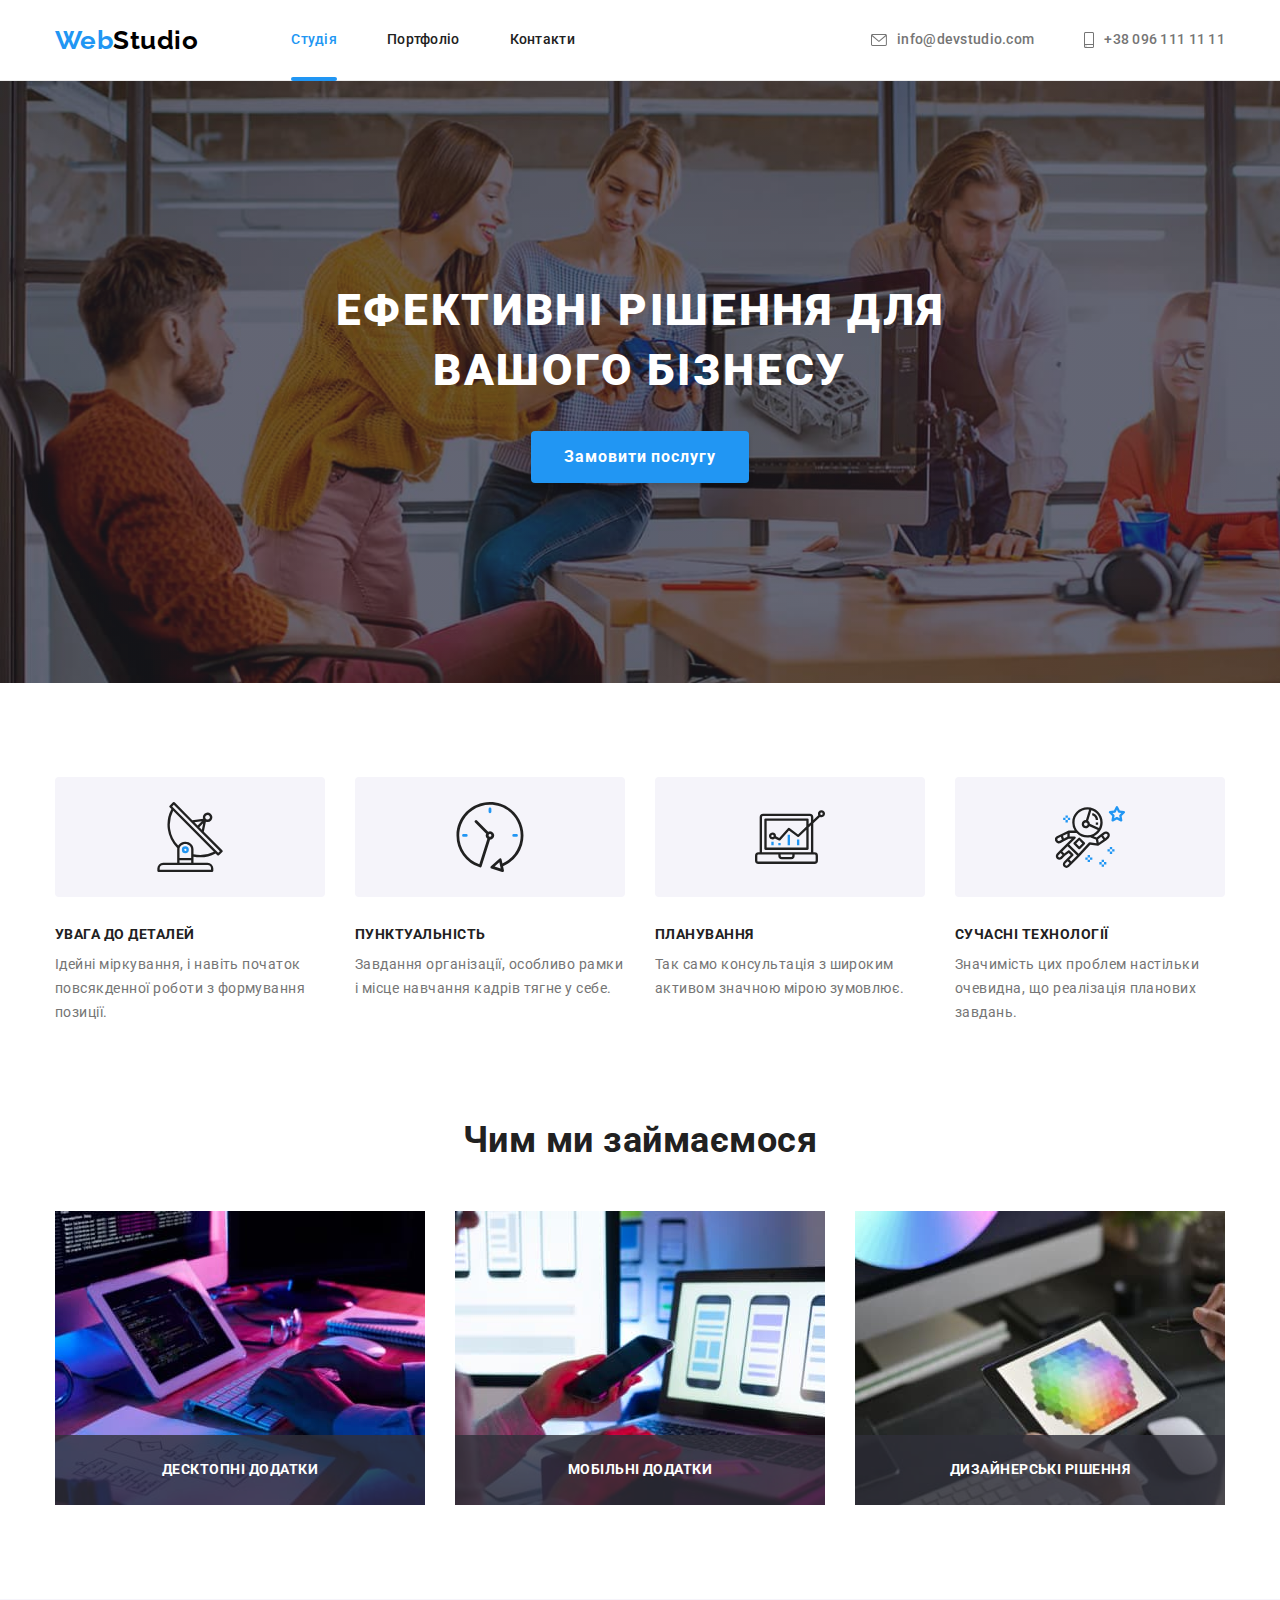
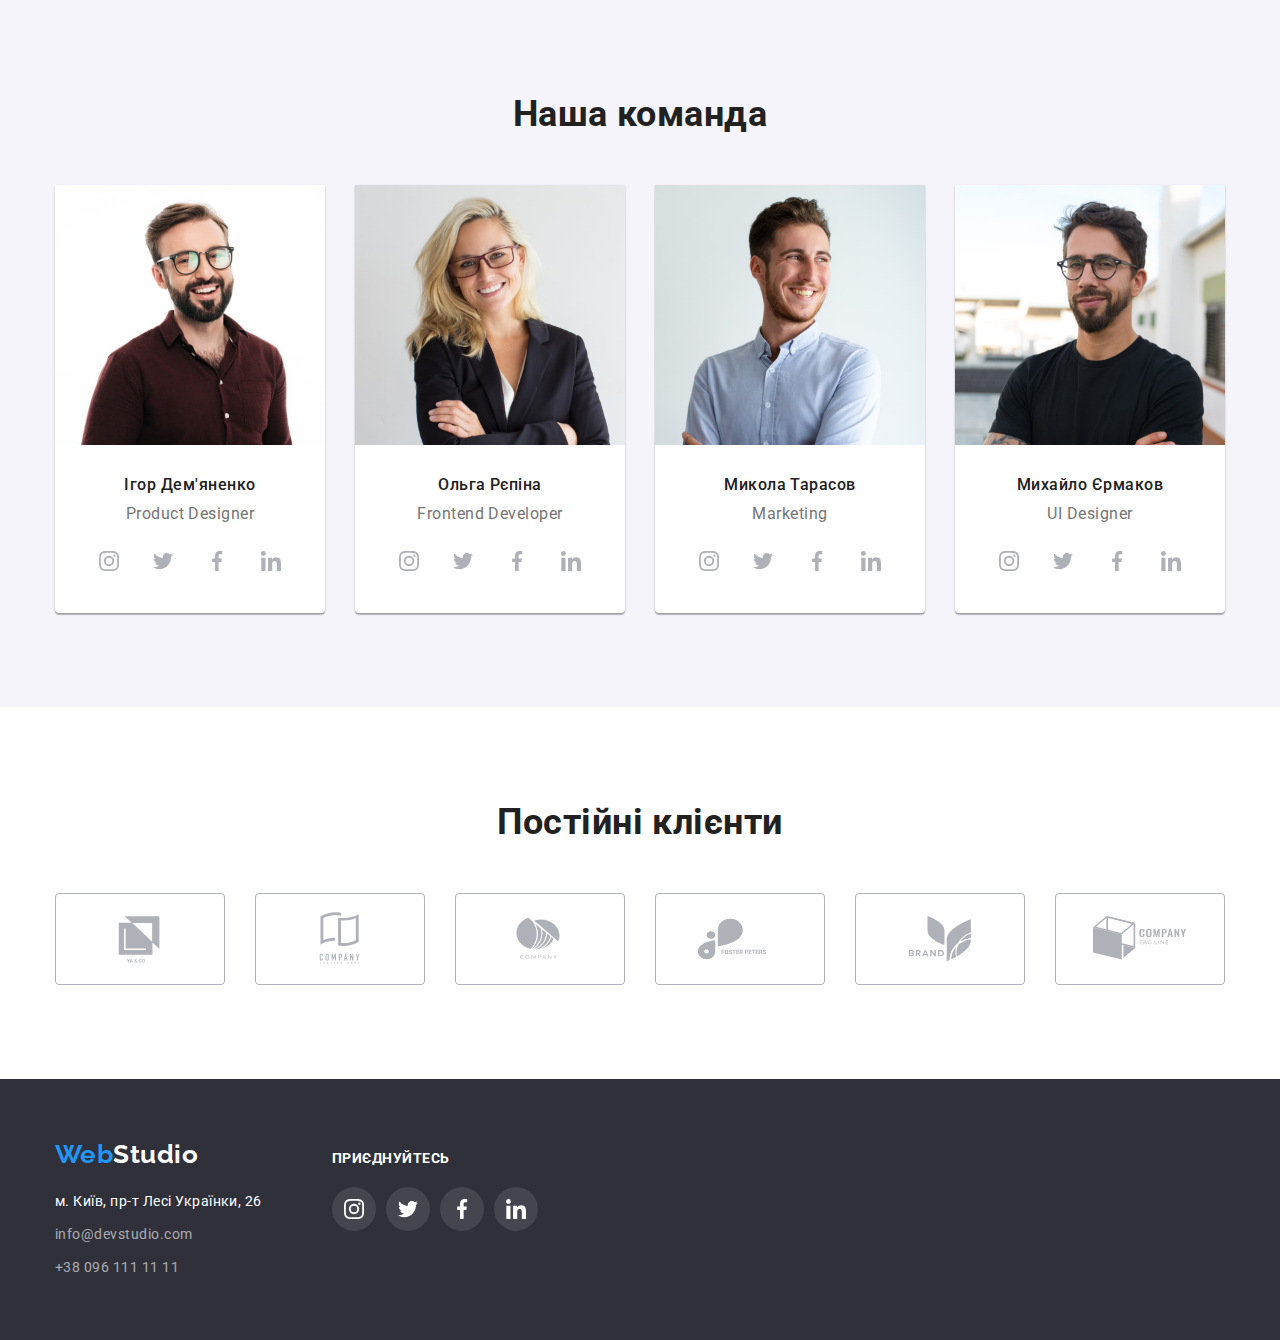
<file: index.html>
<!DOCTYPE html>
<html lang="uk">
  <head>
    <meta charset="utf-8" />
    <meta http-equiv="X-UA-Compatible" content="IE=edge" />
    <meta name="viewport" content="width=device-width, initial-scale=1.0" />
    <title>Document</title>
    <link rel="preconnect" href="https://fonts.googleapis.com" />
    <link rel="preconnect" href="https://fonts.gstatic.com" crossorigin />
    <link
      href="https://fonts.googleapis.com/css2?family=Raleway:wght@700&family=Roboto:wght@400;500;700;900&display=swap"
      rel="stylesheet"
    />
    <link
      rel="stylesheet"
      href="https://cdnjs.cloudflare.com/ajax/libs/modern-normalize/1.1.0/modern-normalize.min.css"
    />
    <link rel="stylesheet" href="./css/styles.css" />
  </head>
  <body>
    <header class="page-header">
      <div class="container page-header-container">
        <nav class="menu-nav">
          <a class="logo link" href="./index.html"
            ><span class="logo-web">Web</span
            ><span class="logo-studio">Studio</span></a
          >
          <ul class="menu-navigation list">
            <li class="menu-item">
              <a class="menu-link link current" href="./index.html">Студія</a>
            </li>
            <li class="menu-item">
              <a class="menu-link link" href="./portfolio.html">Портфоліо</a>
            </li>
            <li class="menu-item">
              <a class="menu-link link" href="#">Контакти</a>
            </li>
          </ul>
        </nav>
        <ul class="menu-contacts list">
          <li class="menu-item">
            <a
              class="contact-link link"
              href="mailto:info@devstudio.com"
              lang="en"
            >
              <svg aria-label="лист" class="icon" width="16" height="12">
                <use href="./images/sprite.svg#icon-envelope"></use>
              </svg>
              info@devstudio.com
            </a>
          </li>
          <li class="menu-item">
            <a class="contact-link link" href="tel:+380961111111">
              <svg aria-label="телефон" class="icon" width="10" height="16">
                <use href="./images/sprite.svg#icon-smartphone"></use>
              </svg>
              +38 096 111 11 11</a
            >
          </li>
        </ul>
      </div>
    </header>
    <main>
      <!-- Герой -->
      <section class="section hero">
        <div class="container">
          <h1 class="hero-title">Ефективні рішення для вашого бізнесу</h1>
          <button class="modal-open-btn" type="button" data-modal-open>Замовити послугу</button>
        </div>
      </section>
      <!-- Наши особенности -->
      <section class="section featyres">
        <div class="container">
          <h2 class="featyres-title visually-hidden">Наші особливості</h2>
          <ul class="featyres-list list">
            <li class="item">
              <div class="box-icon">
                <svg
                  aria-label="антена"
                  class="featyres-list-icon"
                  width="70"
                  height="70"
                >
                  <use href="./images/sprite.svg#icon-antenna"></use>
                </svg>
              </div>
              <h3 class="featyres-list-title">Увага до деталей</h3>
              <p class="text">
                Ідейні міркування, і навіть початок повсякденної роботи з
                формування позиції.
              </p>
            </li>
            <li class="item">
              <div class="box-icon">
                <svg
                  aria-label="годинник"
                  class="featyres-list-icon"
                  width="70"
                  height="70"
                >
                  <use href="./images/sprite.svg#icon-clock"></use>
                </svg>
              </div>
              <h3 class="featyres-list-title">Пунктуальність</h3>
              <p class="text">
                Завдання організації, особливо рамки і місце навчання кадрів
                тягне у себе.
              </p>
            </li>
            <li class="item">
              <div class="box-icon">
                <svg
                  aria-label="діаграма"
                  class="featyres-list-icon"
                  width="70"
                  height="70"
                >
                  <use href="./images/sprite.svg#icon-diagram"></use>
                </svg>
              </div>
              <h3 class="featyres-list-title">Планування</h3>
              <p class="text">
                Так само консультація з широким активом значною мірою зумовлює.
              </p>
            </li>
            <li class="item">
              <div class="box-icon">
                <svg
                  aria-label="астронавт"
                  class="featyres-list-icon"
                  width="70"
                  height="70"
                >
                  <use href="./images/sprite.svg#icon-astronaut"></use>
                </svg>
              </div>
              <h3 class="featyres-list-title">Сучасні технології</h3>
              <p class="text">
                Значимість цих проблем настільки очевидна, що реалізація
                планових завдань.
              </p>
            </li>
          </ul>
        </div>
      </section>
      <!-- Чем занимаемся -->
      <section class="section work not-padding-top">
        <div class="container">
          <h2 class="work-title">Чим ми займаємося</h2>
          <ul class="work-list list">
            <li class="item">
              <div class="work-list-wrapper">
              <img
                class="work-img link"
                src="./images/box-1.jpg"
                alt="Людина працює за комп'ютером"
                width="370"
              />
              <p class="work-list-overlay">Десктопні додатки</p>
              </div>
            </li>
            <li class="item">
              <div class="work-list-wrapper">
              <img
                class="work-img link"
                src="./images/box-2.jpg"
                alt="Людина працює за телефоном"
                width="370"
              />
              <p class="work-list-overlay">Мобільні додатки</p>
              </div>
            </li>
            <li class="item">
              <div class="work-list-wrapper">
              <img
                class="work-img link"
                src="./images/box-3.jpg"
                alt="Людина працює за планшетом"
                width="370"
              />
              <p class="work-list-overlay">Дизайнерські рішення</p>
              </div>
            </li>
          </ul>
        </div>
      </section>
      <!--Наша команда-->
      <section class="section section-team">
        <div class="container">
          <h2 class="section-team-title">Наша команда</h2>
          <ul class="team-list list">
            <li class="item">
              <img
                class="team-img"
                src="./images/team-1.jpg"
                alt="Ігор Дем'яненко"
                width="270"
              />
              <div class="item-team">
                <h3 class="team-list-title">Ігор Дем'яненко</h3>
                <p class="text">Product Designer</p>
                <ul class="social-list list">
                  <li class="social-list-item">
                    <a href="" class="social-list-link">
                      <svg
                        lang="en"
                        aria-label="instagram icon"
                        class="social-list-icon"
                        width="20"
                        height="20"
                      >
                        <use href="./images/sprite.svg#icon-instagram"></use>
                      </svg>
                    </a>
                  </li>
                  <li class="social-list-item">
                    <a href="" class="social-list-link">
                      <svg
                        lang="en"
                        aria-label="twitter icon"
                        class="social-list-icon"
                        width="20"
                        height="20"
                      >
                        <use href="./images/sprite.svg#icon-twitter"></use>
                      </svg>
                    </a>
                  </li>
                  <li class="social-list-item">
                    <a href="" class="social-list-link">
                      <svg
                        lang="en"
                        aria-label="facebook icon"
                        class="social-list-icon"
                        width="20"
                        height="20"
                      >
                        <use href="./images/sprite.svg#icon-facebook"></use>
                      </svg>
                    </a>
                  </li>
                  <li class="social-list-item">
                    <a href="" class="social-list-link">
                      <svg
                        lang="en"
                        aria-label="linkedin icon"
                        class="social-list-icon"
                        width="20"
                        height="20"
                      >
                        <use href="./images/sprite.svg#icon-linkedin"></use>
                      </svg>
                    </a>
                  </li>
                </ul>
              </div>
            </li>
            <li class="item">
              <img
                class="team-img"
                src="./images/team-2.jpg"
                alt="Ольга Рєпіна"
                width="270"
              />
              <div class="item-team">
                <h3 class="team-list-title">Ольга Рєпіна</h3>
                <p class="text">Frontend Developer</p>
                <ul class="social-list list">
                  <li class="social-list-item">
                    <a href="" class="social-list-link">
                      <svg
                        lang="en"
                        aria-label="instagram icon"
                        class="social-list-icon"
                        width="20"
                        height="20"
                      >
                        <use href="./images/sprite.svg#icon-instagram"></use>
                      </svg>
                    </a>
                  </li>
                  <li class="social-list-item">
                    <a href="" class="social-list-link">
                      <svg
                        lang="en"
                        aria-label="twitter icon"
                        class="social-list-icon"
                        width="20"
                        height="20"
                      >
                        <use href="./images/sprite.svg#icon-twitter"></use>
                      </svg>
                    </a>
                  </li>
                  <li class="social-list-item">
                    <a href="" class="social-list-link">
                      <svg
                        lang="en"
                        aria-label="facebook icon"
                        class="social-list-icon"
                        width="20"
                        height="20"
                      >
                        <use href="./images/sprite.svg#icon-facebook"></use>
                      </svg>
                    </a>
                  </li>
                  <li class="social-list-item">
                    <a href="" class="social-list-link">
                      <svg
                        lang="en"
                        aria-label="linkedin icon"
                        class="social-list-icon"
                        width="20"
                        height="20"
                      >
                        <use href="./images/sprite.svg#icon-linkedin"></use>
                      </svg>
                    </a>
                  </li>
                </ul>
              </div>
            </li>
            <li class="item">
              <img
                class="team-img"
                src="./images/team-3.jpg"
                alt="Микола Тарасов"
                width="270"
              />
              <div class="item-team">
                <h3 class="team-list-title">Микола Тарасов</h3>
                <p class="text">Marketing</p>
                <ul class="social-list list">
                  <li class="social-list-item">
                    <a href="" class="social-list-link">
                      <svg
                        lang="en"
                        aria-label="instagram icon"
                        class="social-list-icon"
                        width="20"
                        height="20"
                      >
                        <use href="./images/sprite.svg#icon-instagram"></use>
                      </svg>
                    </a>
                  </li>
                  <li class="social-list-item">
                    <a href="" class="social-list-link">
                      <svg
                        lang="en"
                        aria-label="twitter icon"
                        class="social-list-icon"
                        width="20"
                        height="20"
                      >
                        <use href="./images/sprite.svg#icon-twitter"></use>
                      </svg>
                    </a>
                  </li>
                  <li class="social-list-item">
                    <a href="" class="social-list-link">
                      <svg
                        lang="en"
                        aria-label="facebook icon"
                        class="social-list-icon"
                        width="20"
                        height="20"
                      >
                        <use href="./images/sprite.svg#icon-facebook"></use>
                      </svg>
                    </a>
                  </li>
                  <li class="social-list-item">
                    <a href="" class="social-list-link">
                      <svg
                        lang="en"
                        aria-label="linkedin icon"
                        class="social-list-icon"
                        width="20"
                        height="20"
                      >
                        <use href="./images/sprite.svg#icon-linkedin"></use>
                      </svg>
                    </a>
                  </li>
                </ul>
              </div>
            </li>
            <li class="item">
              <img
                class="team-img"
                src="./images/team-4.jpg"
                alt="Михайло Єрмаков"
                width="270"
              />
              <div class="item-team">
                <h3 class="team-list-title">Михайло Єрмаков</h3>
                <p class="text">UI Designer</p>
                <ul class="social-list list">
                  <li class="social-list-item">
                    <a href="" class="social-list-link">
                      <svg
                        lang="en"
                        aria-label="instagram icon"
                        class="social-list-icon"
                        width="20"
                        height="20"
                      >
                        <use href="./images/sprite.svg#icon-instagram"></use>
                      </svg>
                    </a>
                  </li>
                  <li class="social-list-item">
                    <a href="" class="social-list-link">
                      <svg
                        lang="en"
                        aria-label="twitter icon"
                        class="social-list-icon"
                        width="20"
                        height="20"
                      >
                        <use href="./images/sprite.svg#icon-twitter"></use>
                      </svg>
                    </a>
                  </li>
                  <li class="social-list-item">
                    <a href="" class="social-list-link">
                      <svg
                        lang="en"
                        aria-label="facebook icon"
                        class="social-list-icon"
                        width="20"
                        height="20"
                      >
                        <use href="./images/sprite.svg#icon-facebook"></use>
                      </svg>
                    </a>
                  </li>
                  <li class="social-list-item">
                    <a href="" class="social-list-link">
                      <svg
                        lang="en"
                        aria-label="linkedin icon"
                        class="social-list-icon"
                        width="20"
                        height="20"
                      >
                        <use href="./images/sprite.svg#icon-linkedin"></use>
                      </svg>
                    </a>
                  </li>
                </ul>
              </div>
            </li>
          </ul>
        </div>
      </section>
      <!-- Постійні клієнти -->
      <section class="section section-client">
        <div class="container">
          <h2 class="section-client-title">Постійні клієнти<h2>
          <ul class="section-client-list list">
            <li class="section-client-item">
              <a href="#" class="client-link">
                <svg
                  aria-label="логотип клієнтів"
                  class="client-icon"
                  width="106"
                  height="60"
                >
                  <use href="./images/sprite.svg#icon-logo-1"></use>
                </svg>
              </a>
            </li>
            <li class="section-client-item">
              <a href="#" class="client-link">
                <svg
                  aria-label="логотип клієнтів"
                  class="client-icon"
                  width="106"
                  height="60"
                >
                  <use href="./images/sprite.svg#icon-logo-2"></use>
                </svg>
              </a>
            </li>
            <li class="section-client-item">
              <a href="#" class="client-link">
                <svg
                  aria-label="логотип клієнтів"
                  class="client-icon"
                  width="106"
                  height="60"
                >
                  <use href="./images/sprite.svg#icon-logo-3"></use>
                </svg>
              </a>
            </li>
            <li class="section-client-item">
              <a href="#" class="client-link">
                <svg
                  aria-label="логотип клієнтів"
                  class="client-icon"
                  width="106"
                  height="60"
                >
                  <use href="./images/sprite.svg#icon-logo-4"></use>
                </svg>
              </a>
            </li>
            <li class="section-client-item">
              <a href="#" class="client-link">
                <svg
                  aria-label="логотип клієнтів"
                  class="client-icon"
                  width="106"
                  height="60"
                >
                  <use href="./images/sprite.svg#icon-logo-5"></use>
                </svg>
              </a>
            </li>
            <li class="section-client-item">
              <a href="#" class="client-link">
                <svg
                  aria-label="логотип клієнтів"
                  class="client-icon"
                  width="106"
                  height="60"
                >
                  <use href="./images/sprite.svg#icon-logo-6"></use>
                </svg>
              </a>
            </li>
          </ul>
        </div>
      </section>
    </main>
    <footer class="page-footer">
      <div class="container footer-container">
        <div class="page-container">
          <a class="footer-logo link" href="./index.html"
            ><span class="logo-web">Web</span
            ><span class="logo-studio">Studio</span></a
          >
          <address class="footer-contacts">
            <ul class="footer-contacts-list list">
              <li class="item">
                <a
                  class="footer-adress link"
                  href="https://goo.gl/maps/CPtrU1FHBa2aNyZL9"
                  target="_blank"
                  rel="noopener noreferrer nofollow"
                  >м. Київ, пр-т Лесі Українки, 26</a
                >
              </li>
              <li class="item">
                <a
                  class="footer-contact-link link"
                  href="mailto:info@devstudio.com"
                  lang="en"
                  >info@devstudio.com</a
                >
              </li>
              <li class="item phone">
                <a class="footer-contact-link link" href="tel:+380961111111"
                  >+38 096 111 11 11</a
                >
              </li>
            </ul>
          </address>
        </div>
        <div class="footer-social">
          <p class="footer-social-title">Приєднуйтесь<p>
          <ul class="footer-social-list list">
            <li class="footer-social-list-item">
              <a href="" class="footer-social-list-link">
                <svg
                  lang="en"
                  aria-label="instagram icon"
                  class="footer-social-list-icon"
                  width="20"
                  height="20"
                >
                  <use href="./images/sprite.svg#icon-instagram"></use>
                </svg>
              </a>
            </li>
            <li class="footer-social-list-item">
              <a href="" class="footer-social-list-link">
                <svg
                  lang="en"
                  aria-label="twitter icon"
                  class="footer-social-list-icon"
                  width="20"
                  height="20"
                >
                  <use href="./images/sprite.svg#icon-twitter"></use>
                </svg>
              </a>
            </li>
            <li class="footer-social-list-item">
              <a href="" class="footer-social-list-link">
                <svg
                  lang="en"
                  aria-label="facebook icon"
                  class="footer-social-list-icon"
                  width="20"
                  height="20"
                >
                  <use href="./images/sprite.svg#icon-facebook"></use>
                </svg>
              </a>
            </li>
            <li class="footer-social-list-item">
              <a href="" class="footer-social-list-link">
                <svg
                  lang="en"
                  aria-label="linkedin icon"
                  class="footer-social-list-icon"
                  width="20"
                  height="20"
                >
                  <use href="./images/sprite.svg#icon-linkedin"></use>
                </svg>
              </a>
            </li>
          </ul>
        </div>
      </div>
    </footer>

    <div class="backdrop is-hidden" data-modal>
      <div class="modal">
        <button class="modal-close-btn" type="button" data-modal-close>
        <svg class="modal-close-icon" width="18" height="18">
          <use href="./images/sprite.svg#icon-close"></use>
        </svg>
      </button>
      </div>
    </div>

   <script src="./js/modal.js"></script> 
  </body>
</html>
</file>
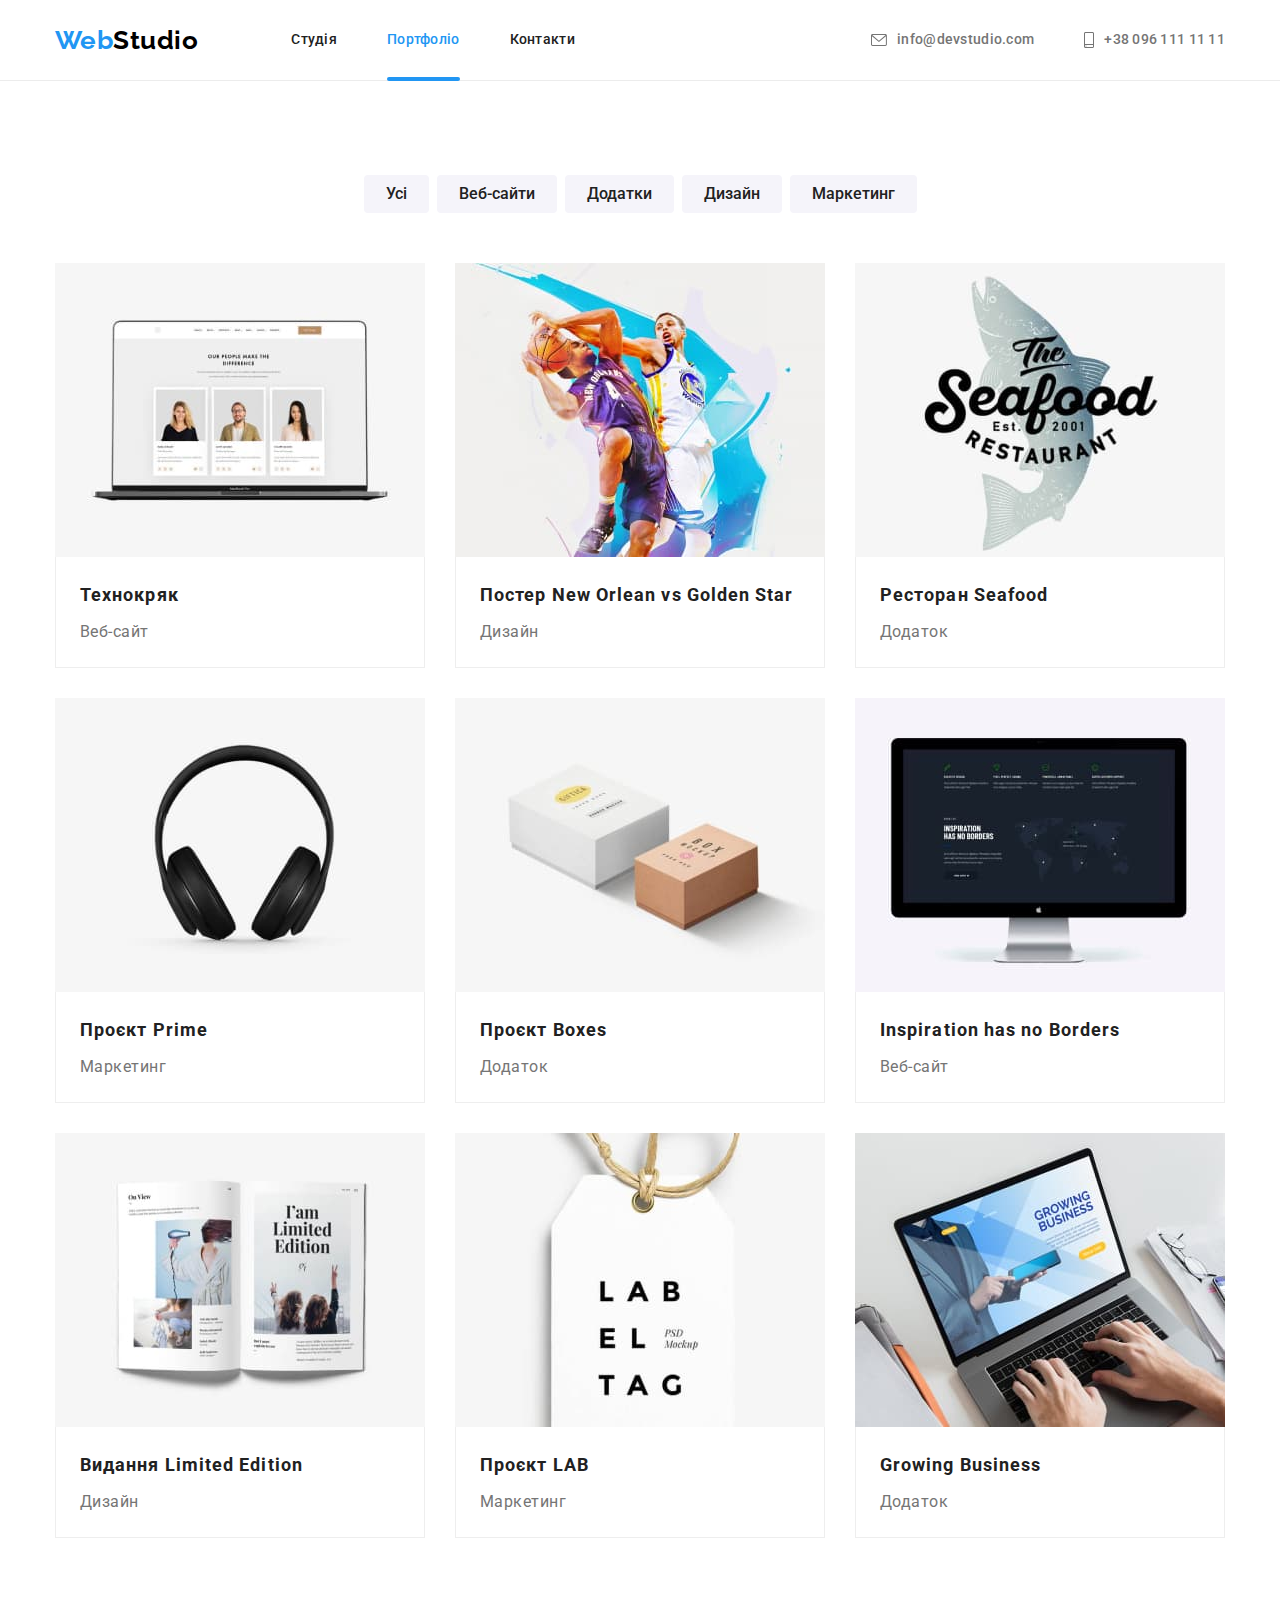
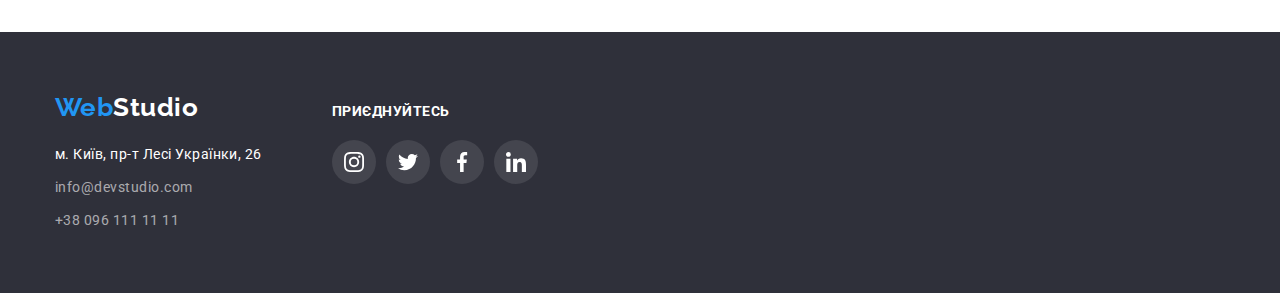
<file: portfolio.html>
<!DOCTYPE html>
<html lang="uk">
  <head>
    <meta charset="UTF-8" />
    <meta http-equiv="X-UA-Compatible" content="IE=edge" />
    <meta name="viewport" content="width=device-width, initial-scale=1.0" />
    <title>Document</title>
    <link rel="preconnect" href="https://fonts.googleapis.com" />
    <link rel="preconnect" href="https://fonts.gstatic.com" crossorigin />
    <link
      href="https://fonts.googleapis.com/css2?family=Raleway:wght@700&family=Roboto:wght@400;500;700;900&display=swap"
      rel="stylesheet"
    />
    <link
      rel="stylesheet"
      href="https://cdnjs.cloudflare.com/ajax/libs/modern-normalize/1.1.0/modern-normalize.min.css"
    />
    <link rel="stylesheet" href="./css/styles.css" />
  </head>
  <body>
    <header class="page-header">
      <div class="container page-header-container">
        <nav class="menu-nav">
          <a class="logo link" href="./index.html"
            ><span class="logo-web">Web</span
            ><span class="logo-studio">Studio</span></a
          >
          <ul class="menu-navigation list">
            <li class="menu-item">
              <a class="menu-link link" href="./index.html">Студія</a>
            </li>
            <li class="menu-item">
              <a class="menu-link link current" href="./portfolio.html"
                >Портфоліо</a
              >
            </li>
            <li class="menu-item">
              <a class="menu-link link" href="#">Контакти</a>
            </li>
          </ul>
        </nav>
        <ul class="menu-contacts list">
          <li class="menu-item">
            <a
              class="contact-link link"
              href="mailto:info@devstudio.com"
              lang="en"
            >
              <svg aria-label="лист" class="icon" width="16" height="12">
                <use href="./images/sprite.svg#icon-envelope"></use>
              </svg>
              info@devstudio.com
            </a>
          </li>
          <li class="menu-item">
            <a class="contact-link link" href="tel:+380961111111">
              <svg aria-label="телефон" class="icon" width="10" height="16">
                <use href="./images/sprite.svg#icon-smartphone"></use>
              </svg>
              +38 096 111 11 11</a
            >
          </li>
        </ul>
      </div>
    </header>
    <main>
      <!-- Портфолио -->
      <section class="section portfolio">
        <div class="container">
          <h1 class="section-portfolio-title visually-hidden">Портфоліо</h1>
          <ul class="filter list">
            <li class="item">
              <button type="button" class="secondary-btn">Усі</button>
            </li>
            <li class="item">
              <button type="button" class="secondary-btn">Веб-сайти</button>
            </li>
            <li class="item">
              <button type="button" class="secondary-btn">Додатки</button>
            </li>
            <li class="item">
              <button type="button" class="secondary-btn">Дизайн</button>
            </li>
            <li class="item">
              <button type="button" class="secondary-btn">Маркетинг</button>
            </li>
          </ul>
          <ul class="portfolio-list list">
            <li class="portfolio-item">
              <a class="portfolio-item-link link" href="#">
                <div class="portfolio-list-img-wrapper">
                  <img
                    class="portfolio-img"
                    src="./images/portfolio/portfolio-1.jpg"
                    alt="Ноутбук"
                    width="370"
                  />
                  <p class="overlay">
                    Ресурс пропонує комплексні пропозиції з різним рівнем
                    функціоналу та сервісів. Все це дозволить відвідувачу
                    отримати вичерпні відомості про компанію чи приватну особу.
                  </p>
                </div>
                <div class="test-container">
                  <h2 class="portfolio-title">Технокряк</h2>
                  <p class="text">Веб-сайт</p>
                </div>
              </a>
            </li>
            <li class="portfolio-item">
              <a class="portfolio-item-link link" href="#">
                <div class="portfolio-list-img-wrapper">
                  <img
                    class="portfolio-img"
                    src="./images/portfolio/portfolio-2.jpg"
                    alt="Баскетболістии"
                    width="370"
                  />
                  <p class="overlay">
                    Ресурс пропонує комплексні пропозиції з різним рівнем
                    функціоналу та сервісів. Все це дозволить відвідувачу
                    отримати вичерпні відомості про компанію чи приватну особу.
                  </p>
                </div>
                <div class="test-container">
                  <h2 class="portfolio-title">
                    Постер New Orlean vs Golden Star
                  </h2>
                  <p class="text">Дизайн</p>
                </div>
              </a>
            </li>
            <li class="portfolio-item">
              <a class="portfolio-item-link link" href="#">
                <div class="portfolio-list-img-wrapper">
                  <img
                    class="portfolio-img"
                    src="./images/portfolio/portfolio-3.jpg"
                    alt="Логотип ресторану"
                    width="370"
                  />
                  <p class="overlay">
                    Ресурс пропонує комплексні пропозиції з різним рівнем
                    функціоналу та сервісів. Все це дозволить відвідувачу
                    отримати вичерпні відомості про компанію чи приватну особу.
                  </p>
                </div>
                <div class="test-container">
                  <h2 class="portfolio-title">Ресторан Seafood</h2>
                  <p class="text">Додаток</p>
                </div>
              </a>
            </li>
            <li class="portfolio-item">
              <a class="portfolio-item-link link" href="#">
                <div class="portfolio-list-img-wrapper">
                  <img
                    class="portfolio-img"
                    src="./images/portfolio/portfolio-4.jpg"
                    alt="Навушники"
                    width="370"
                  />
                  <p class="overlay">
                    Ресурс пропонує комплексні пропозиції з різним рівнем
                    функціоналу та сервісів. Все це дозволить відвідувачу
                    отримати вичерпні відомості про компанію чи приватну особу.
                  </p>
                </div>
                <div class="test-container">
                  <h2 class="portfolio-title">Проєкт Prime</h2>
                  <p class="text">Маркетинг</p>
                </div>
              </a>
            </li>
            <li class="portfolio-item">
              <a class="portfolio-item-link link" href="#">
                <div class="portfolio-list-img-wrapper">
                  <img
                    class="portfolio-img"
                    src="./images/portfolio/portfolio-5.jpg"
                    alt="Коробки"
                    width="370"
                  />
                  <p class="overlay">
                    Ресурс пропонує комплексні пропозиції з різним рівнем
                    функціоналу та сервісів. Все це дозволить відвідувачу
                    отримати вичерпні відомості про компанію чи приватну особу.
                  </p>
                </div>
                <div class="test-container">
                  <h2 class="portfolio-title">Проєкт Boxes</h2>
                  <p class="text">Додаток</p>
                </div>
              </a>
            </li>
            <li class="portfolio-item">
              <a class="portfolio-item-link link" href="#">
                <div class="portfolio-list-img-wrapper">
                  <img
                    class="portfolio-img"
                    src="./images/portfolio/portfolio-6.jpg"
                    alt="Монітор"
                    width="370"
                  />
                  <p class="overlay">
                    Ресурс пропонує комплексні пропозиції з різним рівнем
                    функціоналу та сервісів. Все це дозволить відвідувачу
                    отримати вичерпні відомості про компанію чи приватну особу.
                  </p>
                </div>
                <div class="test-container">
                  <h2 class="portfolio-title">Inspiration has no Borders</h2>
                  <p class="text">Веб-сайт</p>
                </div>
              </a>
            </li>
            <li class="portfolio-item">
              <a class="portfolio-item-link link" href="#">
                <div class="portfolio-list-img-wrapper">
                  <img
                    class="portfolio-img"
                    src="./images/portfolio/portfolio-7.jpg"
                    alt="Книга"
                    width="370"
                  />
                  <p class="overlay">
                    Ресурс пропонує комплексні пропозиції з різним рівнем
                    функціоналу та сервісів. Все це дозволить відвідувачу
                    отримати вичерпні відомості про компанію чи приватну особу.
                  </p>
                </div>
                <div class="test-container">
                  <h2 class="portfolio-title">Видання Limited Edition</h2>
                  <p class="text">Дизайн</p>
                </div>
              </a>
            </li>
            <li class="portfolio-item">
              <a class="portfolio-item-link link" href="#">
                <div class="portfolio-list-img-wrapper">
                  <img
                    class="portfolio-img"
                    src="./images/portfolio/portfolio-8.jpg"
                    alt="Лейба"
                    width="370"
                  />
                  <p class="overlay">
                    Ресурс пропонує комплексні пропозиції з різним рівнем
                    функціоналу та сервісів. Все це дозволить відвідувачу
                    отримати вичерпні відомості про компанію чи приватну особу.
                  </p>
                </div>
                <div class="test-container">
                  <h2 class="portfolio-title">Проєкт LAB</h2>
                  <p class="text">Маркетинг</p>
                </div>
              </a>
            </li>
            <li class="portfolio-item">
              <a class="portfolio-item-link link" href="#">
                <div class="portfolio-list-img-wrapper">
                  <img
                    class="portfolio-img"
                    src="./images/portfolio/portfolio-9.jpg"
                    alt="Людина працює за ноутбуком"
                    width="370"
                  />
                  <p class="overlay">
                    Ресурс пропонує комплексні пропозиції з різним рівнем
                    функціоналу та сервісів. Все це дозволить відвідувачу
                    отримати вичерпні відомості про компанію чи приватну особу.
                  </p>
                </div>
                <div class="test-container">
                  <h2 class="portfolio-title">Growing Business</h2>
                  <p class="text">Додаток</p>
                </div>
              </a>
            </li>
          </ul>
        </div>
      </section>
    </main>
    <footer class="page-footer">
      <div class="container footer-container">
        <div class="page-container">
          <a class="footer-logo link" href="./index.html"
            ><span class="logo-web">Web</span
            ><span class="logo-studio">Studio</span></a
          >
          <address class="footer-contacts">
            <ul class="footer-contacts-list list">
              <li class="item">
                <a
                  class="footer-adress link"
                  href="https://goo.gl/maps/CPtrU1FHBa2aNyZL9"
                  target="_blank"
                  rel="noopener noreferrer nofollow"
                  >м. Київ, пр-т Лесі Українки, 26</a
                >
              </li>
              <li class="item">
                <a
                  class="footer-contact-link link"
                  href="mailto:info@devstudio.com"
                  lang="en"
                  >info@devstudio.com</a
                >
              </li>
              <li class="item phone">
                <a class="footer-contact-link link" href="tel:+380961111111"
                  >+38 096 111 11 11</a
                >
              </li>
            </ul>
          </address>
        </div>
        <div class="footer-social">
          <h3 class="footer-social-title">приєднуйтесь</h3>
          <ul class="footer-social-list list">
            <li class="footer-social-list-item">
              <a href="" class="footer-social-list-link">
                <svg
                  lang="en"
                  aria-label="instagram icon"
                  class="footer-social-list-icon"
                  width="20"
                  height="20"
                >
                  <use href="./images/sprite.svg#icon-instagram"></use>
                </svg>
              </a>
            </li>
            <li class="footer-social-list-item">
              <a href="" class="footer-social-list-link">
                <svg
                  lang="en"
                  aria-label="twitter icon"
                  class="footer-social-list-icon"
                  width="20"
                  height="20"
                >
                  <use href="./images/sprite.svg#icon-twitter"></use>
                </svg>
              </a>
            </li>
            <li class="footer-social-list-item">
              <a href="" class="footer-social-list-link">
                <svg
                  lang="en"
                  aria-label="facebook icon"
                  class="footer-social-list-icon"
                  width="20"
                  height="20"
                >
                  <use href="./images/sprite.svg#icon-facebook"></use>
                </svg>
              </a>
            </li>
            <li class="footer-social-list-item">
              <a href="" class="footer-social-list-link">
                <svg
                  lang="en"
                  aria-label="linkedin icon"
                  class="footer-social-list-icon"
                  width="20"
                  height="20"
                >
                  <use href="./images/sprite.svg#icon-linkedin"></use>
                </svg>
              </a>
            </li>
          </ul>
        </div>
      </div>
    </footer>
  </body>
</html>
</file>
<file: css/styles.css>
/* белый цвет #FFFFFF */
/* основный цвет текста #757575 */
/* цвет заголовков #212121  */
/* цвет голубой #2196F3 */
/* фон белый #F5F5F5 */
/* фон серый #F5F4FA */
/* фон футера #2F303A */
:root {
  --primary-text-color: #757575;
  --title-text-color: #212121;
  --accent-color: #2196f3;
  --hero-color: #ffffff;
  --logo-color: #000000;
  --background-color-button: #f5f4fa;
  --background-color-active-button: #188ce8;
  --background-color-footer: #2f303a;
  --background-color-hero: #2f303a;
  --icon-color: #afb1b8;
  --transition-dur-and-func: 250ms cubic-bezier(0.4, 0, 0.2, 1);
}
html {
  box-sizing: border-box;
}
* *::before *::after {
  box-sizing: inherit;
}

.link {
  text-decoration: none;
}
.list {
  padding: 0;
  margin: 0;
  list-style: none;
}
h1,
h2,
h3,
h4,
p {
  margin-top: 0;
  margin-bottom: 0;
}
ul {
  margin-top: 0;
  margin-bottom: 0;
  padding-left: 0;
}
button {
  cursor: pointer;
}
img {
  display: block;
  max-width: 100%;
  height: auto;
}
body {
  font-family: "Roboto", sans-serif;
  background-color: var(--hero-color);
  color: var(--primary-text-color);
  letter-spacing: 0.03em;
}

.container {
  width: 1200px;
  margin-left: auto;
  margin-right: auto;
  padding-left: 15px;
  padding-right: 15px;
}
.section {
  padding-top: 94px;
  padding-bottom: 94px;
}
.section.not-padding-top {
  padding-top: 0;
}

/* header */
.page-header {
  border-top: 0;
  border-bottom: 1px solid #ececec;
  border-right: 0;
  border-left: 0;
}
.page-header-container {
  display: flex;
  align-items: center;
}
.logo {
  margin-right: 93px;
  font-family: "Raleway", sans-serif;
  font-weight: 700;
  font-size: 26px;
  line-height: 1.19;
}
.logo-web {
  color: var(--accent-color);
}
.logo-studio {
  color: var(--logo-color);
}

/* main-nav */
.menu-nav {
  display: flex;
  align-items: center;
}

/* menu-navigation */
.menu-navigation {
  display: flex;
  column-gap: 50px;
}
.menu-navigation .menu-link {
  display: block;
  padding-top: 32px;
  padding-bottom: 32px;

  font-weight: 500;
  font-size: 14px;
  line-height: 1.14;
  letter-spacing: 0.02em;
  color: var(--title-text-color);
  transition: color var(--transition-dur-and-func);
}
.menu-link:hover,
.menu-link:focus {
  color: var(--accent-color);
}
.menu-link.current {
  color: var(--accent-color);
}
.menu-item {
  position: relative;
}
.current::after {
  position: absolute;
  bottom: -1px;
  left: 0;
  content: "";
  width: 100%;
  height: 4px;
  background-color: var(--accent-color);
  border-radius: 2px;
}

/* menu-contacts */
.menu-contacts {
  display: flex;
  column-gap: 50px;
  margin-left: auto;
  align-items: center;
}
.menu-contacts .menu-item {
  display: block;
}
.menu-contacts .contact-link {
  display: flex;
  padding-top: 32px;
  padding-bottom: 32px;
  font-weight: 500;
  font-size: 14px;
  line-height: 1.14;
  letter-spacing: 0.02em;
  color: var(--primary-text-color);
  fill: currentColor;
  align-items: center;
  justify-content: center;
  transition: color var(--transition-dur-and-func);
}
.menu-contacts .icon {
  margin-right: 10px;
}
.menu-contacts .contact-link:hover,
.menu-contacts .contact-link:focus {
  color: var(--accent-color);
}

/* hero */
.hero {
  padding-top: 200px;
  padding-bottom: 200px;
  background-color: var(--background-color-hero);
  background-image: linear-gradient(
      rgba(47, 48, 58, 0.4),
      rgba(47, 48, 58, 0.4)
    ),
    url(../images/hero/bg.jpg);
  background-size: cover;
}

.hero-title {
  margin-bottom: 30px;
  margin-left: auto;
  margin-right: auto;
  width: 696px;
  font-weight: 900;
  font-size: 44px;
  line-height: 1.36;
  text-align: center;
  letter-spacing: 0.06em;
  text-transform: uppercase;
  color: var(--hero-color);
}

/* button */

.modal-open-btn {
  border-radius: 4px;
  padding: 10px 32px;
  margin: 0 auto;
  min-width: 216px;
  border: 1px solid transparent;
  box-shadow: 0px 4px 4px rgba(0, 0, 0, 0.15);
  font-weight: 700;
  font-size: 16px;
  line-height: 1.88;
  display: flex;
  align-items: center;
  text-align: center;
  letter-spacing: 0.06em;
  color: var(--hero-color);
  background-color: var(--accent-color);
  transition: background-color var(--transition-dur-and-func);
}
.modal-open-btn:hover,
.modal-open-btn:focus {
  background-color: var(--background-color-active-button);
}

/* featyres */
.featyres-list {
  display: flex;
  column-gap: 30px;
}
.featyres-list .item {
  width: 270px;
}
.box-icon {
  display: flex;
  justify-content: center;
  align-items: center;
  width: 270px;
  height: 120px;
  margin-bottom: 30px;
  background-color: var(--background-color-button);
  border-radius: 4px;
}
.featyres .featyres-title {
  color: var(--title-text-color);
}
.featyres-list-title {
  margin-bottom: 10px;
  font-weight: 700;
  font-size: 14px;
  line-height: 1.14;
  text-transform: uppercase;
  color: var(--title-text-color);
}
.featyres-list .text {
  font-size: 14px;
  line-height: 1.71;
}

/* work */
.work-list {
  display: flex;
  column-gap: 30px;
}
.work-list .item {
  width: 370px;
}
.work-title {
  margin-bottom: 50px;
  font-weight: 700;
  font-size: 36px;
  line-height: 1.17;
  text-align: center;
  color: var(--title-text-color);
}
.work-list-wrapper {
  position: relative;
}
.work-list-overlay {
  position: absolute;
  bottom: 0;
  left: 0;
  width: 100%;
  padding-top: 27px;
  padding-bottom: 27px;
  background-color: rgba(47, 48, 58, 0.8);
  color: var(--hero-color);

  font-style: normal;
  font-weight: 700;
  font-size: 14px;
  line-height: 1.14;
  text-align: center;
  text-transform: uppercase;
}

/* Наша команда */
.section-team {
  background-color: var(--background-color-button);
}
.team-list {
  display: flex;
  column-gap: 30px;
}
.section-team-title {
  margin-bottom: 50px;
  font-weight: 700;
  font-size: 36px;
  line-height: 1.17;
  text-align: center;
  color: var(--title-text-color);
}
.team-list-title {
  margin-bottom: 10px;
  font-weight: 500;
  font-size: 16px;
  line-height: 1.19;
  text-align: center;
  color: var(--title-text-color);
}
.team-list .text {
  font-size: 16px;
  line-height: 1.19;
  text-align: center;
  margin-bottom: 16px;
}
.team-list .item {
  width: 270px;
  background-color: var(--hero-color);
  box-shadow: 0px 1px 3px rgba(0, 0, 0, 0.12), 0px 1px 1px rgba(0, 0, 0, 0.14),
    0px 2px 1px rgba(0, 0, 0, 0.2);
  border-radius: 0px 0px 4px 4px;
}
.item-team {
  padding: 30px 15px;
}
.social-list {
  display: flex;
  justify-content: center;
  column-gap: 10px;
}
.social-list-link {
  display: flex;
  align-items: center;
  justify-content: center;
  width: 44px;
  height: 44px;
  border-radius: 50%;
  background-color: var(--hero-color);
  transition: background-color var(--transition-dur-and-func);
}
.social-list-link:hover,
.social-list-link:focus {
  background-color: var(--accent-color);
}
.social-list-icon {
  fill: var(--icon-color);
  transition: fill var(--transition-dur-and-func);
}
.social-list-link:hover .social-list-icon,
.social-list-link:focus .social-list-icon {
  fill: var(--hero-color);
}
/* Client */
.section-client-title {
  margin-bottom: 50px;
  font-style: normal;
  font-weight: 700;
  font-size: 36px;
  line-height: 1.17;
  text-align: center;
  color: var(--title-text-color);
}
.section-client-list {
  display: flex;
  gap: 30px;
}
.section-client-item {
  width: 170px;
  height: 92px;
}
.client-link {
  display: flex;
  width: 100%;
  height: 100%;
  justify-content: center;
  align-items: center;
  border: 1px solid var(--icon-color);
  border-radius: 4px;
  color: var(--icon-color);
  fill: currentColor;
  transition: color var(--transition-dur-and-func),
    border-color var(--transition-dur-and-func);
}
.client-link:hover,
.client-link:focus {
  color: var(--accent-color);
  border-color: var(--accent-color);
}

/* footer */
.page-footer {
  padding-top: 60px;
  padding-bottom: 60px;
  background-color: var(--background-color-footer);
}
.footer-logo .logo-web {
  color: var(--accent-color);
}
.footer-logo .logo-studio {
  color: var(--hero-color);
}
.page-footer .footer-logo {
  font-family: "Raleway", sans-serif;
  font-weight: 700;
  font-size: 26px;
  line-height: 1.19;
}
.footer-contacts {
  margin-top: 20px;
  font-style: normal;
  font-size: 14px;
  line-height: 1.71;
}
.footer-contacts-list .item {
  margin-top: 0;
  margin-bottom: 9px;
}
.footer-contacts-list .phone {
  margin-bottom: 0;
}

.footer-adress {
  color: var(--hero-color);
  transition: color var(--transition-dur-and-func);
}
.footer-contact-link {
  color: rgba(255, 255, 255, 0.6);
  transition: color var(--transition-dur-and-func);
}
.footer-adress:hover,
.footer-adress:focus {
  color: var(--accent-color);
}
.footer-contact-link:hover,
.footer-contact-link:focus {
  color: var(--accent-color);
}
.page-container {
  margin-right: 70px;
}
.footer-container {
  display: flex;
  align-items: baseline;
}
.footer-social-title {
  margin-bottom: 20px;
  font-style: normal;
  font-weight: 700;
  font-size: 14px;
  line-height: 1.14;
  text-transform: uppercase;
  color: var(--hero-color);
}
.footer-social-list {
  display: flex;
  column-gap: 10px;
}
.footer-social-list-link {
  display: flex;
  align-items: center;
  justify-content: center;
  width: 44px;
  height: 44px;
  border-radius: 50%;
  background-color: rgba(255, 255, 255, 0.1);
  transition: background-color var(--transition-dur-and-func);
}
.footer-social-list-link:hover,
.footer-social-list-link:focus {
  background-color: var(--accent-color);
}
.footer-social-list-icon {
  fill: var(--hero-color);
}

.visually-hidden {
  position: absolute;
  white-space: nowrap;
  width: 1px;
  height: 1px;
  overflow: hidden;
  border: 0;
  padding: 0;
  clip: rect(0 0 0 0);
  clip-path: inset(50%);
  margin: -1px;
}

/* Стили для портфолио */
.filter {
  display: flex;
  column-gap: 8px;
  justify-content: center;
  margin-bottom: 50px;
}
.secondary-btn {
  border: none;
  border-radius: 4px;
  padding: 6px 22px;
  font-weight: 500;
  font-size: 16px;
  line-height: 1.62;
  text-align: center;
  color: var(--title-text-color);
  background-color: var(--background-color-button);
  transition: color var(--transition-dur-and-func),
    background-color var(--transition-dur-and-func),
    box-shadow var(--transition-dur-and-func);
}
.secondary-btn:hover,
.secondary-btn:focus {
  color: var(--hero-color);
  background-color: var(--accent-color);
  box-shadow: 0px 3px 1px rgba(0, 0, 0, 0.1), 0px 1px 2px rgba(0, 0, 0, 0.08),
    0px 2px 2px rgba(0, 0, 0, 0.12);
}
.portfolio-list .portfolio-title {
  font-weight: 700;
  font-size: 18px;
  line-height: 2;
  letter-spacing: 0.06em;
  color: var(--title-text-color);
}
.portfolio-title {
  margin-bottom: 4px;
}
.portfolio-list .text {
  font-size: 16px;
  line-height: 1.88;
}
.portfolio-list {
  display: flex;
  flex-wrap: wrap;
  gap: 30px;
}
.portfolio-item {
  display: flex;
  width: 370px;
}
.portfolio-item .link {
  width: 100%;
  transition: box-shadow var(--transition-dur-and-func);
}
.portfolio-item .link:hover,
.portfolio-item .link:focus {
  box-shadow: 0px 1px 1px rgba(0, 0, 0, 0.12), 0px 4px 4px rgba(0, 0, 0, 0.06),
    1px 4px 6px rgba(0, 0, 0, 0.16);
}
.portfolio-list-img-wrapper {
  position: relative;
  overflow: hidden;
}
.overlay {
  position: absolute;
  top: 0;
  left: 0;
  width: 100%;
  height: 100%;
  background-color: rgba(33, 150, 243, 0.9);
  color: var(--hero-color);
  padding: 63px 24px;
  overflow: auto;
  transform: translateY(100%);
  transition: transform var(--transition-dur-and-func);

  font-style: normal;
  font-weight: 400;
  font-size: 18px;
  line-height: 1.56;
}
.portfolio-item-link:hover .overlay,
.portfolio-item-link:focus .overlay {
  transform: translateY(0%);
}
.test-container {
  max-width: 370px;
  padding: 20px 24px;
  border-top: 0;
  border-bottom: 1px solid #eeeeee;
  border-right: 1px solid #eeeeee;
  border-left: 1px solid #eeeeee;
}
.test-container .text {
  color: var(--primary-text-color);
}

.backdrop {
  position: fixed;
  top: 0;
  left: 0;
  z-index: 100;
  width: 100%;
  height: 100%;
  background-color: rgba(0, 0, 0, 0.2);
  transition: opasity var(--transition-dur-and-func),
    visibility var(--transition-dur-and-func);
}
.backdrop.is-hidden {
  visibility: hidden;
  opacity: 0;
  pointer-events: none;
}
.modal {
  position: absolute;
  top: 50%;
  left: 50%;
  transform: translate(-50%, -50%);
  width: 528px;
  height: 581px;
  background-color: var(--hero-color);
  box-shadow: 0px 1px 3px rgba(0, 0, 0, 0.12), 0px 1px 1px rgba(0, 0, 0, 0.14),
    0px 2px 1px rgba(0, 0, 0, 0.2);
  border-radius: 4px;
}
.modal-close-btn {
  position: absolute;
  top: 8px;
  right: 8px;
  display: flex;
  align-items: center;
  justify-content: center;
  width: 30px;
  height: 30px;
  background-color: var(--hero-color);
  border: 1px solid rgba(0, 0, 0, 0.1);
  border-radius: 50%;
  padding: 0;
}
</file>
